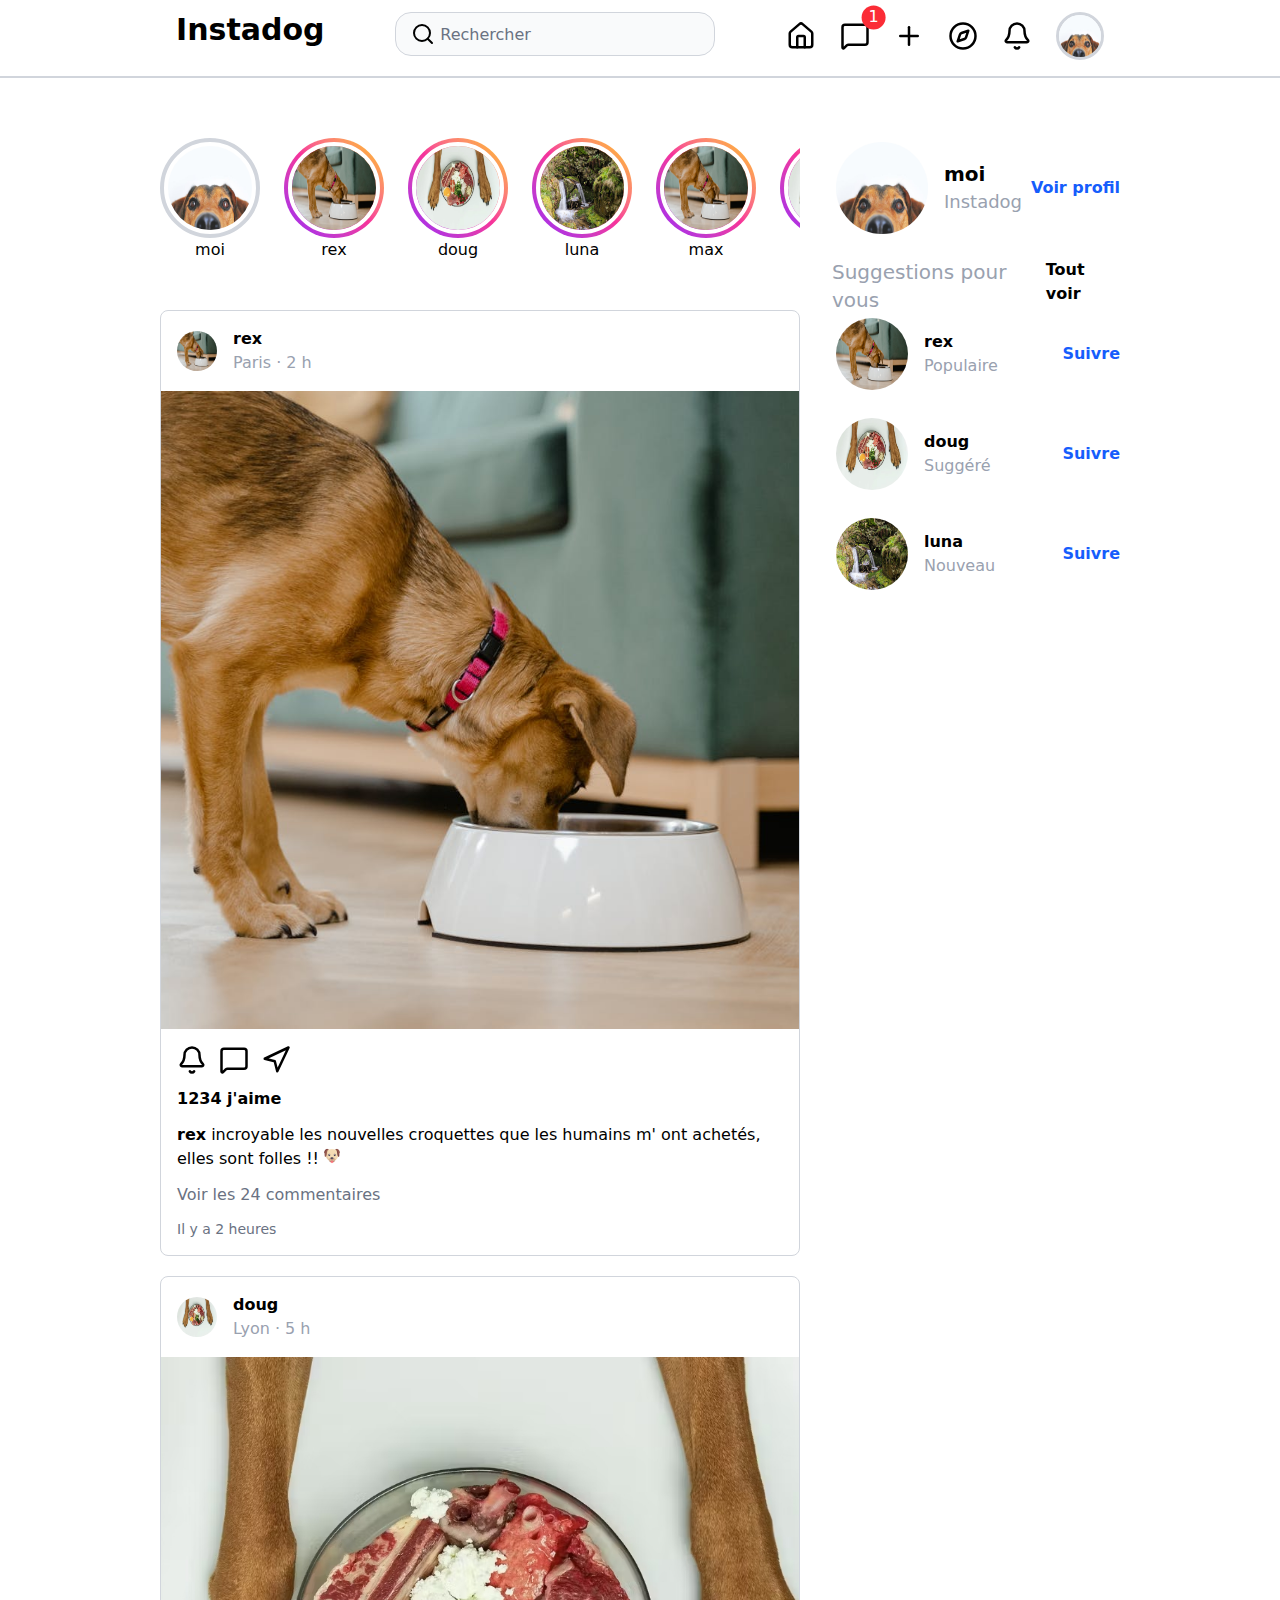
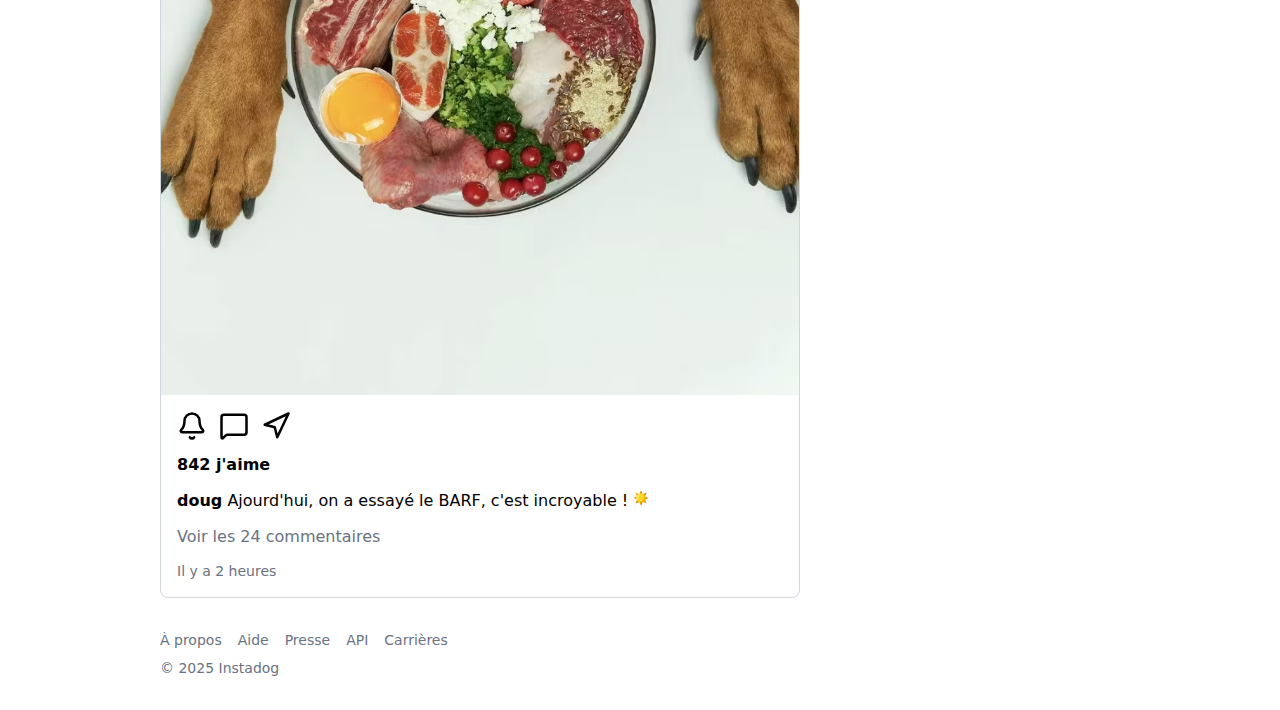
<file: index.html>
<!DOCTYPE html>
<html lang="en">
  <head>
    <meta charset="UTF-8" />
    <meta name="viewport" content="width=device-width, initial-scale=1.0" />
    <link rel="stylesheet" href="assets/css/style.css" />
    <title>Document</title>
  </head>
  <body>
    <!-- HEADER -->
    <header
      class="text-center w-full border-b-2 border-gray-300 pb-4 md:px-40 py-3"
    >
      <div class="px-4 flex flex-col lg:flex-row lg:justify-between gap-y-6">
        <a href=""><h1 class="text-3xl font-bold">Instadog</h1></a>
        <div class="hidden relative md:flex md:w-full md:max-w-xs mx-auto">
          <input
            type="text"
            placeholder="Rechercher"
            class="w-full h-11 rounded-2xl border border-gray-300 bg-gray-50 pl-11 pr-4 text-gray-700 placeholder-gray-500"
          />
          <span class="h-5 absolute top-3 left-4 flex items-center">
            <svg
              class="w-6"
              xmlns="http://www.w3.org/2000/svg"
              viewBox="0 0 24 24"
              fill="none"
              stroke="currentColor"
              stroke-width="2"
              stroke-linecap="round"
              stroke-linejoin="round"
            >
              <circle cx="11" cy="11" r="8"></circle>
              <path d="m21 21-4.3-4.3"></path>
            </svg>
          </span>
        </div>
        <nav>
          <ul class="inline-flex list-none gap-x-6">
            <li class="flex items-center">
              <svg
                xmlns="http://www.w3.org/2000/svg"
                width="30"
                height="30"
                viewBox="0 0 24 24"
                fill="none"
                stroke="currentColor"
                stroke-width="2"
                stroke-linecap="round"
                stroke-linejoin="round"
                class="lucide lucide-house-icon lucide-house"
              >
                <path d="M15 21v-8a1 1 0 0 0-1-1h-4a1 1 0 0 0-1 1v8" />
                <path
                  d="M3 10a2 2 0 0 1 .709-1.528l7-6a2 2 0 0 1 2.582 0l7 6A2 2 0 0 1 21 10v9a2 2 0 0 1-2 2H5a2 2 0 0 1-2-2z"
                />
              </svg>
            </li>

            <li class="flex items-center">
              <a class="relative inline-block" href="messaging.html"
                ><svg
                  xmlns="http://www.w3.org/2000/svg"
                  width="30"
                  height="30"
                  viewBox="0 0 24 24"
                  fill="none"
                  stroke="currentColor"
                  stroke-width="2"
                  stroke-linecap="round"
                  stroke-linejoin="round"
                  class="lucide lucide-message-square-icon lucide-message-square"
                >
                  <path
                    d="M22 17a2 2 0 0 1-2 2H6.828a2 2 0 0 0-1.414.586l-2.202 2.202A.71.71 0 0 1 2 21.286V5a2 2 0 0 1 2-2h16a2 2 0 0 1 2 2z"
                  />
                </svg>
                <span
                  class="absolute top-0 right-0 translate-x-[65%] -translate-y-[65%] bg-red-500 text-white w-6 h-6 rounded-full flex items-center justify-center"
                >
                  1
                </span>
              </a>
            </li>

            <li class="flex items-center">
              <a href=""
                ><svg
                  xmlns="http://www.w3.org/2000/svg"
                  width="30"
                  height="30"
                  viewBox="0 0 24 24"
                  fill="none"
                  stroke="currentColor"
                  stroke-width="2"
                  stroke-linecap="round"
                  stroke-linejoin="round"
                  class="lucide lucide-plus-icon lucide-plus"
                >
                  <path d="M5 12h14" />
                  <path d="M12 5v14" /></svg
              ></a>
            </li>

            <li class="flex items-center">
              <a href=""
                ><svg
                  xmlns="http://www.w3.org/2000/svg"
                  width="30"
                  height="30"
                  viewBox="0 0 24 24"
                  fill="none"
                  stroke="currentColor"
                  stroke-width="2"
                  stroke-linecap="round"
                  stroke-linejoin="round"
                  class="lucide lucide-compass-icon lucide-compass"
                >
                  <path
                    d="m16.24 7.76-1.804 5.411a2 2 0 0 1-1.265 1.265L7.76 16.24l1.804-5.411a2 2 0 0 1 1.265-1.265z"
                  />
                  <circle cx="12" cy="12" r="10" /></svg
              ></a>
            </li>

            <li class="flex items-center">
              <a href=""
                ><svg
                  xmlns="http://www.w3.org/2000/svg"
                  width="30"
                  height="30"
                  viewBox="0 0 24 24"
                  fill="none"
                  stroke="currentColor"
                  stroke-width="2"
                  stroke-linecap="round"
                  stroke-linejoin="round"
                  class="lucide lucide-bell-icon lucide-bell"
                >
                  <path d="M10.268 21a2 2 0 0 0 3.464 0" />
                  <path
                    d="M3.262 15.326A1 1 0 0 0 4 17h16a1 1 0 0 0 .74-1.673C19.41 13.956 18 12.499 18 8A6 6 0 0 0 6 8c0 4.499-1.411 5.956-2.738 7.326"
                  /></svg
              ></a>
            </li>

            <li>
              <a class="h-12 w-12 shrink-0 flex" href="my-profil.html"
                ><img
                  class="h-full w-full rounded-full border-3 border-gray-300"
                  src="assets/img/profil.jpg"
                  alt=""
              /></a>
            </li>
          </ul>
        </nav>
      </div>
    </header>

    <!-- MAIN -->

    <main class="px-4 md:px-40 md:flex md:gap-8">
      <!-- FRIENDS PROFILS -->
      <div class="md:w-2/3">
        <section class="pt-15">
          <ul class="flex gap-6 overflow-x-auto whitespace-nowrap">
            <li class="flex flex-col items-center">
              <div class="h-25 w-25 p-1 rounded-full border-4 border-gray-300">
                <img
                  class="h-full w-full rounded-full border-white"
                  src="assets/img/profil.jpg"
                  alt=""
                />
              </div>
              <p>moi</p>
            </li>

            <li class="flex flex-col items-center">
              <div
                class="h-25 w-25 p-1 rounded-full bg-linear-to-tr from-purple-600 via-pink-500 to-yellow-400"
              >
                <img
                  class="h-full w-full rounded-full border-4 border-white"
                  src="assets/img/dog-1.jpg"
                  alt=""
                />
              </div>
              <p>rex</p>
            </li>
            <li class="flex flex-col items-center">
              <div
                class="h-25 w-25 p-1 rounded-full bg-linear-to-tr from-purple-600 via-pink-500 to-yellow-400"
              >
                <img
                  class="h-full w-full rounded-full border-4 border-white"
                  src="assets/img/dog-2.jpg"
                  alt=""
                />
              </div>
              <p>doug</p>
            </li>
            <li class="flex flex-col items-center">
              <div
                class="h-25 w-25 p-1 rounded-full bg-linear-to-tr from-purple-600 via-pink-500 to-yellow-400"
              >
                <img
                  class="h-full w-full rounded-full border-4 border-white"
                  src="assets/img/dog-3.jpg"
                  alt=""
                />
              </div>
              <p>luna</p>
            </li>

            <li class="flex flex-col items-center">
              <div
                class="h-25 w-25 p-1 rounded-full bg-linear-to-tr from-purple-600 via-pink-500 to-yellow-400"
              >
                <img
                  class="h-full w-full rounded-full border-4 border-white"
                  src="assets/img/dog-1.jpg"
                  alt=""
                />
              </div>
              <p>max</p>
            </li>

            <li class="flex flex-col items-center">
              <div
                class="h-25 w-25 p-1 rounded-full bg-linear-to-tr from-purple-600 via-pink-500 to-yellow-400"
              >
                <img
                  class="h-full w-full rounded-full border-4 border-white"
                  src="assets/img/dog-2.jpg"
                  alt=""
                />
              </div>
              <p>bella</p>
            </li>
          </ul>
        </section>

        <!-- PUBLICATIONS -->
        <section class="pt-12 flex flex-col gap-y-5">
          <div class="border border-gray-300 rounded-lg">
            <div class="flex items-center p-4">
              <div class="h-10 w-10">
                <img
                  class="h-full w-full rounded-full"
                  src="assets/img/dog-1.jpg"
                  alt=""
                />
              </div>
              <div class="ml-4">
                <h2 class="font-bold">rex</h2>
                <p class="text-gray-400">Paris · 2 h</p>
              </div>
            </div>
            <div class="w-full aspect-square">
              <img
                class="w-full h-full object-cover"
                src="assets/img/dog-1.jpg"
                alt=""
              />
            </div>
            <div>
              <div class="flex flex-col p-4 gap-3">
                <div class="flex gap-3">
                  <div>
                    <svg
                      xmlns="http://www.w3.org/2000/svg"
                      width="30"
                      height="30"
                      viewBox="0 0 24 24"
                      fill="none"
                      stroke="currentColor"
                      stroke-width="2"
                      stroke-linecap="round"
                      stroke-linejoin="round"
                      class="lucide lucide-bell-icon lucide-bell"
                    >
                      <path d="M10.268 21a2 2 0 0 0 3.464 0" />
                      <path
                        d="M3.262 15.326A1 1 0 0 0 4 17h16a1 1 0 0 0 .74-1.673C19.41 13.956 18 12.499 18 8A6 6 0 0 0 6 8c0 4.499-1.411 5.956-2.738 7.326"
                      />
                    </svg>
                  </div>
                  <div>
                    <svg
                      xmlns="http://www.w3.org/2000/svg"
                      width="30"
                      height="30"
                      viewBox="0 0 24 24"
                      fill="none"
                      stroke="currentColor"
                      stroke-width="2"
                      stroke-linecap="round"
                      stroke-linejoin="round"
                      class="lucide lucide-message-square-icon lucide-message-square"
                    >
                      <path
                        d="M22 17a2 2 0 0 1-2 2H6.828a2 2 0 0 0-1.414.586l-2.202 2.202A.71.71 0 0 1 2 21.286V5a2 2 0 0 1 2-2h16a2 2 0 0 1 2 2z"
                      />
                    </svg>
                  </div>
                  <div>
                    <svg
                      xmlns="http://www.w3.org/2000/svg"
                      width="30"
                      height="30"
                      viewBox="0 0 24 24"
                      fill="none"
                      stroke="currentColor"
                      stroke-width="2"
                      stroke-linecap="round"
                      stroke-linejoin="round"
                      class="lucide lucide-navigation-icon lucide-navigation"
                    >
                      <polygon points="3 11 22 2 13 21 11 13 3 11" />
                    </svg>
                  </div>
                </div>
                <p class="font-bold">1234 j'aime</p>
                <p>
                  <span class="font-bold">rex</span> incroyable les nouvelles
                  croquettes que les humains m' ont achetés, elles sont folles
                  !!
                  <span class="w-4 h-4 inline-block">
                    <img
                      class="w-full h-full"
                      src="assets/img/chien-icon.png"
                      alt=""
                    />
                  </span>
                </p>
                <p class="text-gray-500">Voir les 24 commentaires</p>
                <p class="text-gray-500 text-sm">Il y a 2 heures</p>
              </div>
            </div>
          </div>

          <div class="border border-gray-300 rounded-lg">
            <div class="flex items-center p-4">
              <div class="h-10 w-10">
                <img
                  class="h-full w-full rounded-full"
                  src="assets/img/dog-2.jpg"
                  alt=""
                />
              </div>
              <div class="ml-4">
                <h2 class="font-bold">doug</h2>
                <p class="text-gray-400">Lyon · 5 h</p>
              </div>
            </div>
            <div class="w-full aspect-square">
              <img
                class="w-full h-full object-cover"
                src="assets/img/dog-2.jpg"
                alt=""
              />
            </div>
            <div>
              <div class="flex flex-col p-4 gap-3">
                <div class="flex gap-3">
                  <div>
                    <svg
                      xmlns="http://www.w3.org/2000/svg"
                      width="30"
                      height="30"
                      viewBox="0 0 24 24"
                      fill="none"
                      stroke="currentColor"
                      stroke-width="2"
                      stroke-linecap="round"
                      stroke-linejoin="round"
                      class="lucide lucide-bell-icon lucide-bell"
                    >
                      <path d="M10.268 21a2 2 0 0 0 3.464 0" />
                      <path
                        d="M3.262 15.326A1 1 0 0 0 4 17h16a1 1 0 0 0 .74-1.673C19.41 13.956 18 12.499 18 8A6 6 0 0 0 6 8c0 4.499-1.411 5.956-2.738 7.326"
                      />
                    </svg>
                  </div>
                  <div>
                    <svg
                      xmlns="http://www.w3.org/2000/svg"
                      width="30"
                      height="30"
                      viewBox="0 0 24 24"
                      fill="none"
                      stroke="currentColor"
                      stroke-width="2"
                      stroke-linecap="round"
                      stroke-linejoin="round"
                      class="lucide lucide-message-square-icon lucide-message-square"
                    >
                      <path
                        d="M22 17a2 2 0 0 1-2 2H6.828a2 2 0 0 0-1.414.586l-2.202 2.202A.71.71 0 0 1 2 21.286V5a2 2 0 0 1 2-2h16a2 2 0 0 1 2 2z"
                      />
                    </svg>
                  </div>
                  <div>
                    <svg
                      xmlns="http://www.w3.org/2000/svg"
                      width="30"
                      height="30"
                      viewBox="0 0 24 24"
                      fill="none"
                      stroke="currentColor"
                      stroke-width="2"
                      stroke-linecap="round"
                      stroke-linejoin="round"
                      class="lucide lucide-navigation-icon lucide-navigation"
                    >
                      <polygon points="3 11 22 2 13 21 11 13 3 11" />
                    </svg>
                  </div>
                </div>
                <p class="font-bold">842 j'aime</p>
                <p>
                  <span class="font-bold">doug</span> Ajourd'hui, on a essayé le
                  BARF, c'est incroyable !
                  <span class="w-4 h-4 inline-block">
                    <img
                      class="w-full h-full"
                      src="assets/img/12373764.png"
                      alt=""
                    />
                  </span>
                </p>
                <p class="text-gray-500">Voir les 24 commentaires</p>
                <p class="text-gray-500 text-sm">Il y a 2 heures</p>
              </div>
            </div>
          </div>
        </section>
      </div>

      <!-- FOLLOW-->
      <section class="hidden md:block md:flex-1 pt-15">
        <div class="flex items-center justify-between pb-5">
          <div class="flex items-center gap-x-3">
            <div class="h-25 w-25 p-1 rounded-full">
              <img
                class="h-full w-full rounded-full border-white"
                src="assets/img/profil.jpg"
                alt=""
              />
            </div>
            <div class="flex flex-col">
              <p class="font-bold text-xl">moi</p>
              <p class="text-gray-400 text-lg">Instadog</p>
            </div>
          </div>
          <div><p class="text-blue-600 font-bold">Voir profil</p></div>
        </div>

        <div class="flex justify-between">
          <h2 class="text-gray-400 text-xl">Suggestions pour vous</h2>
          <p class="font-bold">Tout voir</p>
        </div>

        <div>
          <div class="flex items-center justify-between pb-5">
            <div class="flex items-center gap-x-3">
              <div class="h-20 w-20 p-1 rounded-full">
                <img
                  class="h-full w-full rounded-full border-white"
                  src="assets/img/dog-1.jpg"
                  alt=""
                />
              </div>
              <div class="flex flex-col">
                <p class="font-bold">rex</p>
                <p class="text-gray-400">Populaire</p>
              </div>
            </div>
            <div><p class="text-blue-600 font-bold">Suivre</p></div>
          </div>

          <div class="flex items-center justify-between pb-5">
            <div class="flex items-center gap-x-3">
              <div class="h-20 w-20 p-1 rounded-full">
                <img
                  class="h-full w-full rounded-full border-white"
                  src="assets/img/dog-2.jpg"
                  alt=""
                />
              </div>
              <div class="flex flex-col">
                <p class="font-bold">doug</p>
                <p class="text-gray-400">Suggéré</p>
              </div>
            </div>
            <div><p class="text-blue-600 font-bold">Suivre</p></div>
          </div>

          <div class="flex items-center justify-between pb-5">
            <div class="flex items-center gap-x-3">
              <div class="h-20 w-20 p-1 rounded-full">
                <img
                  class="h-full w-full rounded-full border-white"
                  src="assets/img/dog-3.jpg"
                  alt=""
                />
              </div>
              <div class="flex flex-col">
                <p class="font-bold">luna</p>
                <p class="text-gray-400">Nouveau</p>
              </div>
            </div>
            <div><p class="text-blue-600 font-bold">Suivre</p></div>
          </div>
        </div>
      </section>
    </main>

    <!-- FOOTER -->
    <footer
      class="px-4 flex flex-col gap-y-2 py-8 md:px-40 sm:text-start text-center"
    >
      <ul
        class="list-none flex text-gray-500 text-sm gap-x-4 flex-col sm:flex-row sm:text-start text-center"
      >
        <li><a href="">À propos</a></li>
        <li><a href="">Aide</a></li>
        <li><a href="">Presse</a></li>
        <li><a href="">API</a></li>
        <li><a href="">Carrières</a></li>
      </ul>
      <p class="text-gray-500 text-sm">© 2025 Instadog</p>
    </footer>
  </body>
</html>
</file>
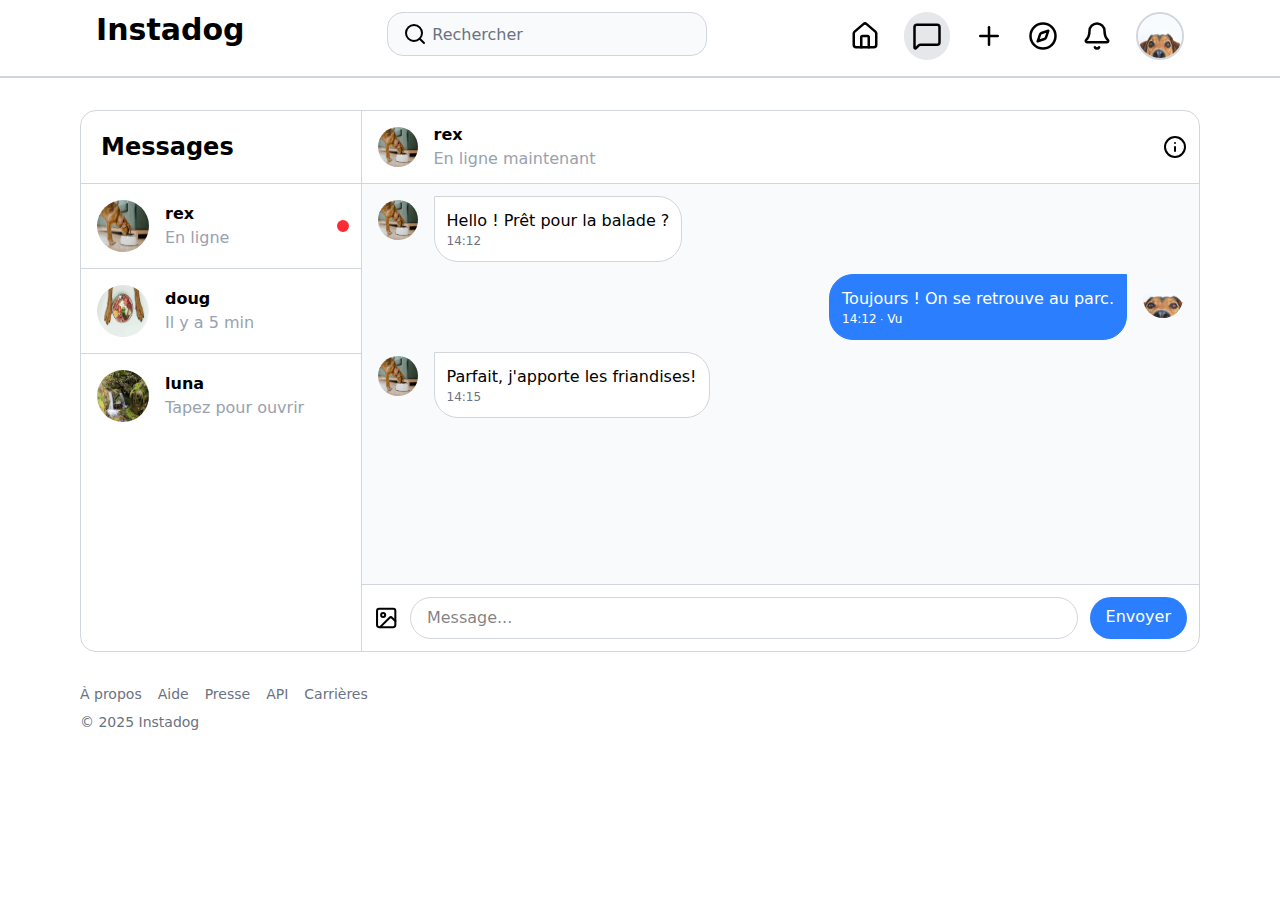
<file: messaging.html>
<!DOCTYPE html>
<html lang="en">
  <head>
    <meta charset="UTF-8" />
    <meta name="viewport" content="width=device-width, initial-scale=1.0" />
    <link rel="stylesheet" href="assets/css/style.css" />
    <title>Document</title>
  </head>
  <body>
    <!-- HEADER -->
    <header
      class="text-center w-full border-b-2 border-gray-300 pb-4 md:px-20 py-3"
    >
      <div class="px-4 flex flex-col lg:flex-row lg:justify-between gap-y-6">
        <a href=""><h1 class="text-3xl font-bold">Instadog</h1></a>
        <div class="hidden relative md:flex md:w-full md:max-w-xs mx-auto">
          <input
            type="text"
            placeholder="Rechercher"
            class="w-full h-11 rounded-2xl border border-gray-300 bg-gray-50 pl-11 pr-4 text-gray-700 placeholder-gray-500"
          />
          <span class="h-5 absolute top-3 left-4 flex items-center">
            <svg
              class="w-6"
              xmlns="http://www.w3.org/2000/svg"
              viewBox="0 0 24 24"
              fill="none"
              stroke="currentColor"
              stroke-width="2"
              stroke-linecap="round"
              stroke-linejoin="round"
            >
              <circle cx="11" cy="11" r="8"></circle>
              <path d="m21 21-4.3-4.3"></path>
            </svg>
          </span>
        </div>
        <nav>
          <ul class="inline-flex list-none gap-x-6">
            <li class="flex items-center">
              <a class="relative inline-block" href="index.html">
                <svg
                  xmlns="http://www.w3.org/2000/svg"
                  width="30"
                  height="30"
                  viewBox="0 0 24 24"
                  fill="none"
                  stroke="currentColor"
                  stroke-width="2"
                  stroke-linecap="round"
                  stroke-linejoin="round"
                  class="lucide lucide-house-icon lucide-house"
                >
                  <path d="M15 21v-8a1 1 0 0 0-1-1h-4a1 1 0 0 0-1 1v8" />
                  <path
                    d="M3 10a2 2 0 0 1 .709-1.528l7-6a2 2 0 0 1 2.582 0l7 6A2 2 0 0 1 21 10v9a2 2 0 0 1-2 2H5a2 2 0 0 1-2-2z"
                  />
                </svg>
              </a>
            </li>

            <li class="flex items-center bg-gray-200 rounded-full p-2">
              <a class="relative inline-block" href=""
                ><svg
                  xmlns="http://www.w3.org/2000/svg"
                  width="30"
                  height="30"
                  viewBox="0 0 24 24"
                  fill="none"
                  stroke="currentColor"
                  stroke-width="2"
                  stroke-linecap="round"
                  stroke-linejoin="round"
                  class="lucide lucide-message-square-icon lucide-message-square"
                >
                  <path
                    d="M22 17a2 2 0 0 1-2 2H6.828a2 2 0 0 0-1.414.586l-2.202 2.202A.71.71 0 0 1 2 21.286V5a2 2 0 0 1 2-2h16a2 2 0 0 1 2 2z"
                  />
                </svg>
              </a>
            </li>

            <li class="flex items-center">
              <a href=""
                ><svg
                  xmlns="http://www.w3.org/2000/svg"
                  width="30"
                  height="30"
                  viewBox="0 0 24 24"
                  fill="none"
                  stroke="currentColor"
                  stroke-width="2"
                  stroke-linecap="round"
                  stroke-linejoin="round"
                  class="lucide lucide-plus-icon lucide-plus"
                >
                  <path d="M5 12h14" />
                  <path d="M12 5v14" /></svg
              ></a>
            </li>

            <li class="flex items-center">
              <a href=""
                ><svg
                  xmlns="http://www.w3.org/2000/svg"
                  width="30"
                  height="30"
                  viewBox="0 0 24 24"
                  fill="none"
                  stroke="currentColor"
                  stroke-width="2"
                  stroke-linecap="round"
                  stroke-linejoin="round"
                  class="lucide lucide-compass-icon lucide-compass"
                >
                  <path
                    d="m16.24 7.76-1.804 5.411a2 2 0 0 1-1.265 1.265L7.76 16.24l1.804-5.411a2 2 0 0 1 1.265-1.265z"
                  />
                  <circle cx="12" cy="12" r="10" /></svg
              ></a>
            </li>

            <li class="flex items-center">
              <a href=""
                ><svg
                  xmlns="http://www.w3.org/2000/svg"
                  width="30"
                  height="30"
                  viewBox="0 0 24 24"
                  fill="none"
                  stroke="currentColor"
                  stroke-width="2"
                  stroke-linecap="round"
                  stroke-linejoin="round"
                  class="lucide lucide-bell-icon lucide-bell"
                >
                  <path d="M10.268 21a2 2 0 0 0 3.464 0" />
                  <path
                    d="M3.262 15.326A1 1 0 0 0 4 17h16a1 1 0 0 0 .74-1.673C19.41 13.956 18 12.499 18 8A6 6 0 0 0 6 8c0 4.499-1.411 5.956-2.738 7.326"
                  /></svg
              ></a>
            </li>

            <li>
              <a class="" href="my-profil.html">
                <img
                  class="h-12 w-12 rounded-full border-2 border-gray-300"
                  src="assets/img/profil.jpg"
                  alt=""
                />
              </a>
            </li>
          </ul>
        </nav>
      </div>
    </header>

    <!-- MAIN -->
    <main
      class="mt-8 mx-4 md:mx-20 border border-gray-300 rounded-2xl overflow-hidden md:flex"
    >
      <div></div>
      <section class="md:w-1/4">
        <div class="p-5">
          <h2 class="font-bold text-2xl">Messages</h2>
        </div>

        <div>
          <div
            class="flex items-center justify-between p-3 border-t border-b border-gray-300"
          >
            <div class="flex items-center gap-x-3">
              <div class="h-15 w-15 p-1 rounded-full shrink-0">
                <img
                  class="h-full w-full rounded-full border-white"
                  src="assets/img/dog-1.jpg"
                  alt=""
                />
              </div>
              <div class="flex flex-col">
                <p class="font-bold">rex</p>
                <p class="text-gray-400">En ligne</p>
              </div>
            </div>
            <div class="border-red-500 border-6 rounded-full"></div>
          </div>

          <div
            class="flex items-center justify-between p-3 border-b border-gray-300"
          >
            <div class="flex items-center gap-x-3">
              <div class="h-15 w-15 p-1 rounded-full shrink-0">
                <img
                  class="h-full w-full rounded-full border-white"
                  src="assets/img/dog-2.jpg"
                  alt=""
                />
              </div>
              <div class="flex flex-col">
                <p class="font-bold">doug</p>
                <p class="text-gray-400">Il y a 5 min</p>
              </div>
            </div>
          </div>

          <div class="flex items-center justify-between p-3">
            <div class="flex items-center gap-x-3">
              <div class="h-15 w-15 p-1 rounded-full shrink-0">
                <img
                  class="h-full w-full rounded-full border-white"
                  src="assets/img/dog-3.jpg"
                  alt=""
                />
              </div>
              <div class="flex flex-col">
                <p class="font-bold">luna</p>
                <p class="text-gray-400">Tapez pour ouvrir</p>
              </div>
            </div>
          </div>
        </div>
      </section>

      <!-- WRITE A MESSAGE -->
      <section class="md:flex-1 md:border-l md:border-gray-300">
        <div
          class="flex items-center justify-between p-3 border-b border-t md:border-t-0 border-gray-300"
        >
          <div class="flex items-center gap-x-3">
            <div class="h-12 w-12 p-1 rounded-full">
              <img
                class="h-full w-full rounded-full border-white"
                src="assets/img/dog-1.jpg"
                alt=""
              />
            </div>
            <div class="flex flex-col">
              <p class="font-bold">rex</p>
              <p class="text-gray-400">En ligne maintenant</p>
            </div>
          </div>
          <div>
            <svg
              xmlns="http://www.w3.org/2000/svg"
              width="24"
              height="24"
              viewBox="0 0 24 24"
              fill="none"
              stroke="currentColor"
              stroke-width="2"
              stroke-linecap="round"
              stroke-linejoin="round"
              class="lucide lucide-info-icon lucide-info"
            >
              <circle cx="12" cy="12" r="10" />
              <path d="M12 16v-4" />
              <path d="M12 8h.01" />
            </svg>
          </div>
        </div>

        <div class="p-3 bg-gray-50 gap-3 flex flex-col md:h-100">
          <div class="flex gap-3 pr-15">
            <div class="h-12 w-12 p-1 rounded-full shrink-0">
              <img
                class="h-full w-full rounded-full border-white"
                src="assets/img/dog-1.jpg"
                alt=""
              />
            </div>
            <div
              class="bg-white flex flex-col justify-between p-3 roun border border-gray-300 rounded-tr-3xl rounded-br-3xl rounded-bl-3xl"
            >
              <p>Hello ! Prêt pour la balade ?</p>
              <p class="text-xs text-gray-500">14:12</p>
            </div>
          </div>

          <!-- ========================================================== -->
          <!-- ========================================================== -->
          <!-- ========================================================== -->
          <!-- ========================================================== -->
          <div class="flex gap-x-3 self-end pl-15">
            <div
              class="bg-blue-500 flex flex-col justify-between p-3 border text-white border-blue-500 rounded-tl-3xl rounded-br-3xl rounded-bl-3xl"
            >
              <p>Toujours ! On se retrouve au parc.</p>
              <p class="text-xs">14:12 ⸱ Vu</p>
            </div>
            <div class="h-12 w-12 p-1 rounded-full shrink-0">
              <img
                class="h-full w-full rounded-full object-cover"
                src="assets/img/profil.jpg"
                alt=""
              />
            </div>
          </div>

          <div class="flex gap-3 pr-15">
            <div class="h-12 w-12 p-1 rounded-full shrink-0">
              <img
                class="h-full w-full rounded-full border-white"
                src="assets/img/dog-1.jpg"
                alt=""
              />
            </div>
            <div
              class="bg-white flex flex-col justify-between p-3 roun border border-gray-300 rounded-tr-3xl rounded-br-3xl rounded-bl-3xl"
            >
              <p>Parfait, j'apporte les friandises!</p>
              <p class="text-xs text-gray-500">14:15</p>
            </div>
          </div>
        </div>
        <div class="flex p-3 border-t border-gray-300 gap-3">
          <svg
            xmlns="http://www.w3.org/2000/svg"
            width="30"
            height="30"
            viewBox="0 0 24 24"
            fill="none"
            stroke="currentColor"
            stroke-width="2"
            stroke-linecap="round"
            stroke-linejoin="round"
            class="lucide lucide-image-icon lucide-image self-center"
          >
            <rect width="18" height="18" x="3" y="3" rx="2" ry="2" />
            <circle cx="9" cy="9" r="2" />
            <path d="m21 15-3.086-3.086a2 2 0 0 0-2.828 0L6 21" />
          </svg>
          <input
            type="text"
            placeholder="Message..."
            class="w-full px-4 py-2 rounded-full border border-gray-300"
          />
          <a href="" class="bg-blue-500 text-white rounded-4xl px-4 py-2"
            >Envoyer</a
          >
        </div>
      </section>
    </main>

    <!-- FOOTER -->
    <footer
      class="px-4 flex flex-col gap-y-2 py-8 md:px-20 sm:text-start text-center"
    >
      <ul
        class="list-none flex text-gray-500 text-sm gap-x-4 flex-col sm:flex-row sm:text-start text-center"
      >
        <li><a href="">À propos</a></li>
        <li><a href="">Aide</a></li>
        <li><a href="">Presse</a></li>
        <li><a href="">API</a></li>
        <li><a href="">Carrières</a></li>
      </ul>
      <p class="text-gray-500 text-sm">© 2025 Instadog</p>
    </footer>
  </body>
</html>
</file>
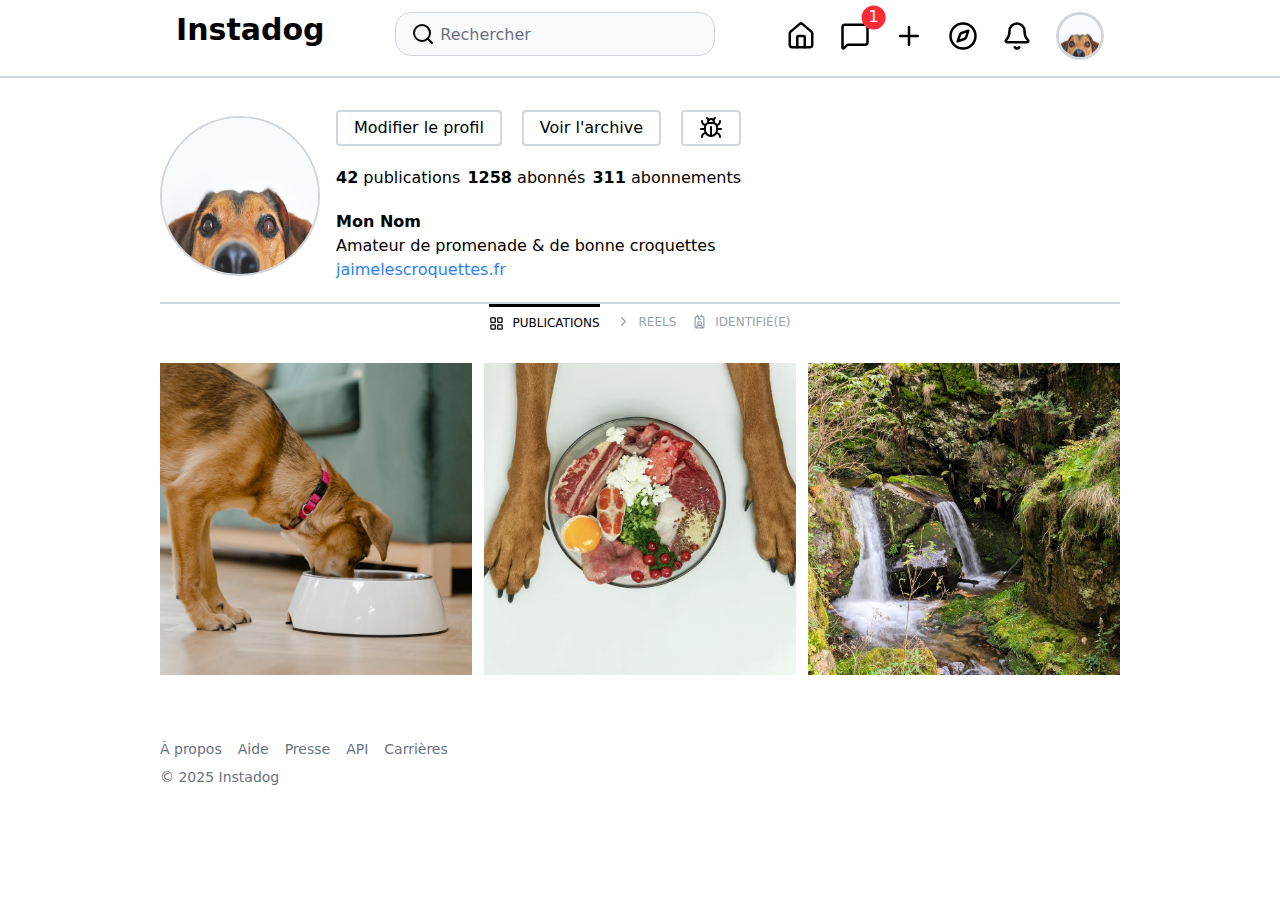
<file: my-profil.html>
<!DOCTYPE html>
<html lang="fr">
  <head>
    <meta charset="UTF-8" />
    <meta name="viewport" content="width=device-width, initial-scale=1.0" />
    <link rel="stylesheet" href="assets/css/style.css" />
    <title>Mon-profil</title>
  </head>
  <body>
    <!-- HEADER -->
    <header
      class="text-center w-full border-b-2 border-gray-300 pb-4 md:px-40 py-3"
    >
      <div
        class="px-4 flex flex-col lg:flex-row lg:justify-between gap-y-6 md:gap-x-3"
      >
        <a href="index.html"><h1 class="text-3xl font-bold">Instadog</h1></a>
        <div class="hidden relative md:flex md:w-full md:max-w-xs mx-auto">
          <input
            type="text"
            placeholder="Rechercher"
            class="w-full h-11 rounded-2xl border border-gray-300 bg-gray-50 pl-11 pr-4 text-gray-700 placeholder-gray-500"
          />
          <span class="h-5 absolute top-3 left-4 flex items-center">
            <svg
              class="w-6"
              xmlns="http://www.w3.org/2000/svg"
              viewBox="0 0 24 24"
              fill="none"
              stroke="currentColor"
              stroke-width="2"
              stroke-linecap="round"
              stroke-linejoin="round"
            >
              <circle cx="11" cy="11" r="8"></circle>
              <path d="m21 21-4.3-4.3"></path>
            </svg>
          </span>
        </div>
        <nav>
          <ul class="inline-flex list-none gap-x-6">
            <li class="flex items-center">
              <a class="relative inline-block" href="index.html">
                <svg
                  xmlns="http://www.w3.org/2000/svg"
                  width="30"
                  height="30"
                  viewBox="0 0 24 24"
                  fill="none"
                  stroke="currentColor"
                  stroke-width="2"
                  stroke-linecap="round"
                  stroke-linejoin="round"
                  class="lucide lucide-house-icon lucide-house"
                >
                  <path d="M15 21v-8a1 1 0 0 0-1-1h-4a1 1 0 0 0-1 1v8" />
                  <path
                    d="M3 10a2 2 0 0 1 .709-1.528l7-6a2 2 0 0 1 2.582 0l7 6A2 2 0 0 1 21 10v9a2 2 0 0 1-2 2H5a2 2 0 0 1-2-2z"
                  />
                </svg>
              </a>
            </li>

            <li class="flex items-center">
              <a class="relative inline-block" href="messaging.html"
                ><svg
                  xmlns="http://www.w3.org/2000/svg"
                  width="30"
                  height="30"
                  viewBox="0 0 24 24"
                  fill="none"
                  stroke="currentColor"
                  stroke-width="2"
                  stroke-linecap="round"
                  stroke-linejoin="round"
                  class="lucide lucide-message-square-icon lucide-message-square"
                >
                  <path
                    d="M22 17a2 2 0 0 1-2 2H6.828a2 2 0 0 0-1.414.586l-2.202 2.202A.71.71 0 0 1 2 21.286V5a2 2 0 0 1 2-2h16a2 2 0 0 1 2 2z"
                  />
                </svg>
                <span
                  class="absolute top-0 right-0 translate-x-[65%] -translate-y-[65%] bg-red-500 text-white w-6 h-6 rounded-full flex items-center justify-center"
                >
                  1
                </span>
              </a>
            </li>

            <li class="flex items-center">
              <a href=""
                ><svg
                  xmlns="http://www.w3.org/2000/svg"
                  width="30"
                  height="30"
                  viewBox="0 0 24 24"
                  fill="none"
                  stroke="currentColor"
                  stroke-width="2"
                  stroke-linecap="round"
                  stroke-linejoin="round"
                  class="lucide lucide-plus-icon lucide-plus"
                >
                  <path d="M5 12h14" />
                  <path d="M12 5v14" /></svg
              ></a>
            </li>

            <li class="flex items-center">
              <a href=""
                ><svg
                  xmlns="http://www.w3.org/2000/svg"
                  width="30"
                  height="30"
                  viewBox="0 0 24 24"
                  fill="none"
                  stroke="currentColor"
                  stroke-width="2"
                  stroke-linecap="round"
                  stroke-linejoin="round"
                  class="lucide lucide-compass-icon lucide-compass"
                >
                  <path
                    d="m16.24 7.76-1.804 5.411a2 2 0 0 1-1.265 1.265L7.76 16.24l1.804-5.411a2 2 0 0 1 1.265-1.265z"
                  />
                  <circle cx="12" cy="12" r="10" /></svg
              ></a>
            </li>

            <li class="flex items-center">
              <a href=""
                ><svg
                  xmlns="http://www.w3.org/2000/svg"
                  width="30"
                  height="30"
                  viewBox="0 0 24 24"
                  fill="none"
                  stroke="currentColor"
                  stroke-width="2"
                  stroke-linecap="round"
                  stroke-linejoin="round"
                  class="lucide lucide-bell-icon lucide-bell"
                >
                  <path d="M10.268 21a2 2 0 0 0 3.464 0" />
                  <path
                    d="M3.262 15.326A1 1 0 0 0 4 17h16a1 1 0 0 0 .74-1.673C19.41 13.956 18 12.499 18 8A6 6 0 0 0 6 8c0 4.499-1.411 5.956-2.738 7.326"
                  /></svg
              ></a>
            </li>

            <li>
              <a class="h-12 w-12 shrink-0 flex" href=""
                ><img
                  class="h-full w-full rounded-full border-3 border-gray-300"
                  src="assets/img/profil.jpg"
                  alt=""
              /></a>
            </li>
          </ul>
        </nav>
      </div>
    </header>

    <!-- MAIN -->
    <main class="px-5 pt-8 md:px-40">
      <!-- ====================== -->
      <!-- ====================== -->
      <!-- MY PROFIL -->
      <section
        class="flex flex-col border-b-2 border-gray-300 gap-4 pb-5 md:flex-row"
      >
        <a class="h-24 w-24 md:h-40 md:w-40 flex self-center shrink-0" href=""
          ><img
            class="h-full w-full rounded-full border-2 border-gray-300"
            src="assets/img/profil.jpg"
            alt=""
        /></a>
        <div class="flex flex-col gap-3 md:gap-5">
          <div
            class="flex flex-col items-center gap-y-2 sm:flex-row sm:justify-center sm:gap-x-5"
          >
            <a
              class="font-medium border-2 rounded-sm border-gray-300 py-1 px-4"
              href=""
            >
              Modifier le profil
            </a>
            <a
              class="font-medium border-2 rounded-sm border-gray-300 py-1 px-4"
              href=""
            >
              Voir l'archive
            </a>
            <a class="border-2 rounded-sm border-gray-300 py-1 px-4" href=""
              ><svg
                xmlns="http://www.w3.org/2000/svg"
                width="24"
                height="24"
                viewBox="0 0 24 24"
                fill="none"
                stroke="currentColor"
                stroke-width="2"
                stroke-linecap="round"
                stroke-linejoin="round"
                class="lucide lucide-bug-icon lucide-bug"
              >
                <path d="M12 20v-9" />
                <path
                  d="M14 7a4 4 0 0 1 4 4v3a6 6 0 0 1-12 0v-3a4 4 0 0 1 4-4z"
                />
                <path d="M14.12 3.88 16 2" />
                <path d="M21 21a4 4 0 0 0-3.81-4" />
                <path d="M21 5a4 4 0 0 1-3.55 3.97" />
                <path d="M22 13h-4" />
                <path d="M3 21a4 4 0 0 1 3.81-4" />
                <path d="M3 5a4 4 0 0 0 3.55 3.97" />
                <path d="M6 13H2" />
                <path d="m8 2 1.88 1.88" />
                <path d="M9 7.13V6a3 3 0 1 1 6 0v1.13" /></svg
            ></a>
          </div>
          <div class="flex justify-between">
            <p><span class="font-bold">42</span> publications</p>
            <p><span class="font-bold">1258</span> abonnés</p>
            <p><span class="font-bold">311</span> abonnements</p>
          </div>
          <div>
            <h1 class="font-bold">Mon Nom</h1>
            <p>Amateur de promenade & de bonne croquettes</p>
            <a class="text-blue-500" href="">jaimelescroquettes.fr</a>
          </div>
        </div>
      </section>

      <!-- ====================== -->
      <!-- ====================== -->
      <!-- PUBLICATIONS -->

      <section>
        <!-- PUBLICATION BAR -->
        <div>
          <ul class="flex justify-center gap-4">
            <li class="flex border-t-[3px] border-black pt-2 gap-x-2">
              <div class="flex">
                <svg
                  xmlns="http://www.w3.org/2000/svg"
                  width="15"
                  height="15"
                  viewBox="0 0 24 24"
                  fill="none"
                  stroke="currentColor"
                  stroke-width="2"
                  stroke-linecap="round"
                  stroke-linejoin="round"
                  class="lucide lucide-layout-grid-icon lucide-layout-grid self-center"
                >
                  <rect width="7" height="7" x="3" y="3" rx="1" />
                  <rect width="7" height="7" x="14" y="3" rx="1" />
                  <rect width="7" height="7" x="14" y="14" rx="1" />
                  <rect width="7" height="7" x="3" y="14" rx="1" />
                </svg>
              </div>
              <a class="font-medium text-xs self-center" href=""
                >PUBLICATIONS</a
              >
            </li>
            <li class="flex text-gray-400 pt-2 gap-x-2">
              <div class="flex">
                <svg
                  xmlns="http://www.w3.org/2000/svg"
                  width="15"
                  height="15"
                  viewBox="0 0 24 24"
                  fill="none"
                  stroke="currentColor"
                  stroke-width="2"
                  stroke-linecap="round"
                  stroke-linejoin="round"
                  class="lucide lucide-chevron-right-icon lucide-chevron-right self-center"
                >
                  <path d="m9 18 6-6-6-6" />
                </svg>
              </div>
              <a class="font-medium text-xs self-center" href="">REELS</a>
            </li>
            <li class="flex text-gray-400 pt-2 gap-x-2">
              <div class="flex">
                <svg
                  xmlns="http://www.w3.org/2000/svg"
                  width="15"
                  height="15"
                  viewBox="0 0 24 24"
                  fill="none"
                  stroke="currentColor"
                  stroke-width="2"
                  stroke-linecap="round"
                  stroke-linejoin="round"
                  class="lucide lucide-id-card-lanyard-icon lucide-id-card-lanyard self-center"
                >
                  <path d="M13.5 8h-3" />
                  <path
                    d="m15 2-1 2h3a2 2 0 0 1 2 2v14a2 2 0 0 1-2 2H7a2 2 0 0 1-2-2V6a2 2 0 0 1 2-2h3"
                  />
                  <path d="M16.899 22A5 5 0 0 0 7.1 22" />
                  <path d="m9 2 3 6" />
                  <circle cx="12" cy="15" r="3" />
                </svg>
              </div>
              <a class="font-medium text-xs self-center" href=""
                >IDENTIFIÉ(E)</a
              >
            </li>
          </ul>
        </div>

        <!-- PUBLICATION PHOTO -->
        <div class="flex flex-col pt-8 pb-8 gap-y-3 md:flex-row md:gap-3">
          <div class="w-full flex-1">
            <img
              class="aspect-square w-full object-cover"
              src="assets/img/dog-1.jpg"
              alt=""
            />
          </div>
          <div class="w-full flex-1">
            <img
              class="aspect-square w-full object-cover"
              src="assets/img/dog-2.jpg"
              alt=""
            />
          </div>
          <div class="w-full flex-1">
            <img
              class="aspect-square w-full object-cover"
              src="assets/img/dog-3.jpg"
              alt=""
            />
          </div>
        </div>
      </section>
    </main>

    <!-- ====================== -->
    <!-- ====================== -->
    <!-- FOOTER -->
    <footer
      class="px-4 flex flex-col gap-y-2 py-8 md:px-40 sm:text-start text-center"
    >
      <ul
        class="list-none flex text-gray-500 text-sm gap-x-4 flex-col sm:flex-row sm:text-start text-center"
      >
        <li><a href="">À propos</a></li>
        <li><a href="">Aide</a></li>
        <li><a href="">Presse</a></li>
        <li><a href="">API</a></li>
        <li><a href="">Carrières</a></li>
      </ul>
      <p class="text-gray-500 text-sm">© 2025 Instadog</p>
    </footer>
  </body>
</html>
</file>
<file: assets/css/style.css>
/*! tailwindcss v4.1.16 | MIT License | https://tailwindcss.com */
@layer properties;
@layer theme, base, components, utilities;
@layer theme {
  :root, :host {
    --font-sans: ui-sans-serif, system-ui, sans-serif, "Apple Color Emoji",
      "Segoe UI Emoji", "Segoe UI Symbol", "Noto Color Emoji";
    --font-mono: ui-monospace, SFMono-Regular, Menlo, Monaco, Consolas, "Liberation Mono",
      "Courier New", monospace;
    --color-red-500: oklch(63.7% 0.237 25.331);
    --color-amber-500: oklch(76.9% 0.188 70.08);
    --color-yellow-400: oklch(85.2% 0.199 91.936);
    --color-blue-500: oklch(62.3% 0.214 259.815);
    --color-blue-600: oklch(54.6% 0.245 262.881);
    --color-purple-600: oklch(55.8% 0.288 302.321);
    --color-pink-500: oklch(65.6% 0.241 354.308);
    --color-gray-50: oklch(98.5% 0.002 247.839);
    --color-gray-200: oklch(92.8% 0.006 264.531);
    --color-gray-300: oklch(87.2% 0.01 258.338);
    --color-gray-400: oklch(70.7% 0.022 261.325);
    --color-gray-500: oklch(55.1% 0.027 264.364);
    --color-gray-700: oklch(37.3% 0.034 259.733);
    --color-black: #000;
    --color-white: #fff;
    --spacing: 0.25rem;
    --container-xs: 20rem;
    --container-sm: 24rem;
    --text-xs: 0.75rem;
    --text-xs--line-height: calc(1 / 0.75);
    --text-sm: 0.875rem;
    --text-sm--line-height: calc(1.25 / 0.875);
    --text-base: 1rem;
    --text-base--line-height: calc(1.5 / 1);
    --text-lg: 1.125rem;
    --text-lg--line-height: calc(1.75 / 1.125);
    --text-xl: 1.25rem;
    --text-xl--line-height: calc(1.75 / 1.25);
    --text-2xl: 1.5rem;
    --text-2xl--line-height: calc(2 / 1.5);
    --text-3xl: 1.875rem;
    --text-3xl--line-height: calc(2.25 / 1.875);
    --font-weight-medium: 500;
    --font-weight-bold: 700;
    --radius-xs: 0.125rem;
    --radius-sm: 0.25rem;
    --radius-lg: 0.5rem;
    --radius-2xl: 1rem;
    --radius-3xl: 1.5rem;
    --radius-4xl: 2rem;
    --default-font-family: var(--font-sans);
    --default-mono-font-family: var(--font-mono);
  }
}
@layer base {
  *, ::after, ::before, ::backdrop, ::file-selector-button {
    box-sizing: border-box;
    margin: 0;
    padding: 0;
    border: 0 solid;
  }
  html, :host {
    line-height: 1.5;
    -webkit-text-size-adjust: 100%;
    tab-size: 4;
    font-family: var(--default-font-family, ui-sans-serif, system-ui, sans-serif, "Apple Color Emoji", "Segoe UI Emoji", "Segoe UI Symbol", "Noto Color Emoji");
    font-feature-settings: var(--default-font-feature-settings, normal);
    font-variation-settings: var(--default-font-variation-settings, normal);
    -webkit-tap-highlight-color: transparent;
  }
  hr {
    height: 0;
    color: inherit;
    border-top-width: 1px;
  }
  abbr:where([title]) {
    -webkit-text-decoration: underline dotted;
    text-decoration: underline dotted;
  }
  h1, h2, h3, h4, h5, h6 {
    font-size: inherit;
    font-weight: inherit;
  }
  a {
    color: inherit;
    -webkit-text-decoration: inherit;
    text-decoration: inherit;
  }
  b, strong {
    font-weight: bolder;
  }
  code, kbd, samp, pre {
    font-family: var(--default-mono-font-family, ui-monospace, SFMono-Regular, Menlo, Monaco, Consolas, "Liberation Mono", "Courier New", monospace);
    font-feature-settings: var(--default-mono-font-feature-settings, normal);
    font-variation-settings: var(--default-mono-font-variation-settings, normal);
    font-size: 1em;
  }
  small {
    font-size: 80%;
  }
  sub, sup {
    font-size: 75%;
    line-height: 0;
    position: relative;
    vertical-align: baseline;
  }
  sub {
    bottom: -0.25em;
  }
  sup {
    top: -0.5em;
  }
  table {
    text-indent: 0;
    border-color: inherit;
    border-collapse: collapse;
  }
  :-moz-focusring {
    outline: auto;
  }
  progress {
    vertical-align: baseline;
  }
  summary {
    display: list-item;
  }
  ol, ul, menu {
    list-style: none;
  }
  img, svg, video, canvas, audio, iframe, embed, object {
    display: block;
    vertical-align: middle;
  }
  img, video {
    max-width: 100%;
    height: auto;
  }
  button, input, select, optgroup, textarea, ::file-selector-button {
    font: inherit;
    font-feature-settings: inherit;
    font-variation-settings: inherit;
    letter-spacing: inherit;
    color: inherit;
    border-radius: 0;
    background-color: transparent;
    opacity: 1;
  }
  :where(select:is([multiple], [size])) optgroup {
    font-weight: bolder;
  }
  :where(select:is([multiple], [size])) optgroup option {
    padding-inline-start: 20px;
  }
  ::file-selector-button {
    margin-inline-end: 4px;
  }
  ::placeholder {
    opacity: 1;
  }
  @supports (not (-webkit-appearance: -apple-pay-button))  or (contain-intrinsic-size: 1px) {
    ::placeholder {
      color: currentcolor;
      @supports (color: color-mix(in lab, red, red)) {
        color: color-mix(in oklab, currentcolor 50%, transparent);
      }
    }
  }
  textarea {
    resize: vertical;
  }
  ::-webkit-search-decoration {
    -webkit-appearance: none;
  }
  ::-webkit-date-and-time-value {
    min-height: 1lh;
    text-align: inherit;
  }
  ::-webkit-datetime-edit {
    display: inline-flex;
  }
  ::-webkit-datetime-edit-fields-wrapper {
    padding: 0;
  }
  ::-webkit-datetime-edit, ::-webkit-datetime-edit-year-field, ::-webkit-datetime-edit-month-field, ::-webkit-datetime-edit-day-field, ::-webkit-datetime-edit-hour-field, ::-webkit-datetime-edit-minute-field, ::-webkit-datetime-edit-second-field, ::-webkit-datetime-edit-millisecond-field, ::-webkit-datetime-edit-meridiem-field {
    padding-block: 0;
  }
  ::-webkit-calendar-picker-indicator {
    line-height: 1;
  }
  :-moz-ui-invalid {
    box-shadow: none;
  }
  button, input:where([type="button"], [type="reset"], [type="submit"]), ::file-selector-button {
    appearance: button;
  }
  ::-webkit-inner-spin-button, ::-webkit-outer-spin-button {
    height: auto;
  }
  [hidden]:where(:not([hidden="until-found"])) {
    display: none !important;
  }
}
@layer utilities {
  .absolute {
    position: absolute;
  }
  .relative {
    position: relative;
  }
  .top-0 {
    top: calc(var(--spacing) * 0);
  }
  .top-3 {
    top: calc(var(--spacing) * 3);
  }
  .right-0 {
    right: calc(var(--spacing) * 0);
  }
  .left-4 {
    left: calc(var(--spacing) * 4);
  }
  .mx-4 {
    margin-inline: calc(var(--spacing) * 4);
  }
  .mx-auto {
    margin-inline: auto;
  }
  .mt-8 {
    margin-top: calc(var(--spacing) * 8);
  }
  .ml-4 {
    margin-left: calc(var(--spacing) * 4);
  }
  .block {
    display: block;
  }
  .flex {
    display: flex;
  }
  .hidden {
    display: none;
  }
  .inline-block {
    display: inline-block;
  }
  .inline-flex {
    display: inline-flex;
  }
  .table {
    display: table;
  }
  .aspect-square {
    aspect-ratio: 1 / 1;
  }
  .h-4 {
    height: calc(var(--spacing) * 4);
  }
  .h-5 {
    height: calc(var(--spacing) * 5);
  }
  .h-6 {
    height: calc(var(--spacing) * 6);
  }
  .h-10 {
    height: calc(var(--spacing) * 10);
  }
  .h-11 {
    height: calc(var(--spacing) * 11);
  }
  .h-12 {
    height: calc(var(--spacing) * 12);
  }
  .h-15 {
    height: calc(var(--spacing) * 15);
  }
  .h-20 {
    height: calc(var(--spacing) * 20);
  }
  .h-24 {
    height: calc(var(--spacing) * 24);
  }
  .h-25 {
    height: calc(var(--spacing) * 25);
  }
  .h-100 {
    height: calc(var(--spacing) * 100);
  }
  .h-full {
    height: 100%;
  }
  .w-4 {
    width: calc(var(--spacing) * 4);
  }
  .w-6 {
    width: calc(var(--spacing) * 6);
  }
  .w-10 {
    width: calc(var(--spacing) * 10);
  }
  .w-12 {
    width: calc(var(--spacing) * 12);
  }
  .w-15 {
    width: calc(var(--spacing) * 15);
  }
  .w-20 {
    width: calc(var(--spacing) * 20);
  }
  .w-24 {
    width: calc(var(--spacing) * 24);
  }
  .w-25 {
    width: calc(var(--spacing) * 25);
  }
  .w-full {
    width: 100%;
  }
  .max-w-sm {
    max-width: var(--container-sm);
  }
  .flex-1 {
    flex: 1;
  }
  .flex-shrink {
    flex-shrink: 1;
  }
  .shrink-0 {
    flex-shrink: 0;
  }
  .border-collapse {
    border-collapse: collapse;
  }
  .translate-x-\[65\%\] {
    --tw-translate-x: 65%;
    translate: var(--tw-translate-x) var(--tw-translate-y);
  }
  .-translate-y-\[65\%\] {
    --tw-translate-y: calc(65% * -1);
    translate: var(--tw-translate-x) var(--tw-translate-y);
  }
  .resize {
    resize: both;
  }
  .list-none {
    list-style-type: none;
  }
  .flex-col {
    flex-direction: column;
  }
  .items-center {
    align-items: center;
  }
  .items-start {
    align-items: flex-start;
  }
  .justify-between {
    justify-content: space-between;
  }
  .justify-center {
    justify-content: center;
  }
  .gap-3 {
    gap: calc(var(--spacing) * 3);
  }
  .gap-4 {
    gap: calc(var(--spacing) * 4);
  }
  .gap-6 {
    gap: calc(var(--spacing) * 6);
  }
  .gap-x-2 {
    column-gap: calc(var(--spacing) * 2);
  }
  .gap-x-3 {
    column-gap: calc(var(--spacing) * 3);
  }
  .gap-x-4 {
    column-gap: calc(var(--spacing) * 4);
  }
  .gap-x-6 {
    column-gap: calc(var(--spacing) * 6);
  }
  .gap-y-2 {
    row-gap: calc(var(--spacing) * 2);
  }
  .gap-y-3 {
    row-gap: calc(var(--spacing) * 3);
  }
  .gap-y-4 {
    row-gap: calc(var(--spacing) * 4);
  }
  .gap-y-5 {
    row-gap: calc(var(--spacing) * 5);
  }
  .gap-y-6 {
    row-gap: calc(var(--spacing) * 6);
  }
  .self-center {
    align-self: center;
  }
  .self-end {
    align-self: flex-end;
  }
  .overflow-hidden {
    overflow: hidden;
  }
  .overflow-x-auto {
    overflow-x: auto;
  }
  .rounded-2xl {
    border-radius: var(--radius-2xl);
  }
  .rounded-4xl {
    border-radius: var(--radius-4xl);
  }
  .rounded-full {
    border-radius: calc(infinity * 1px);
  }
  .rounded-lg {
    border-radius: var(--radius-lg);
  }
  .rounded-sm {
    border-radius: var(--radius-sm);
  }
  .rounded-tl-3xl {
    border-top-left-radius: var(--radius-3xl);
  }
  .rounded-tr-3xl {
    border-top-right-radius: var(--radius-3xl);
  }
  .rounded-b-xs {
    border-bottom-right-radius: var(--radius-xs);
    border-bottom-left-radius: var(--radius-xs);
  }
  .rounded-br-3xl {
    border-bottom-right-radius: var(--radius-3xl);
  }
  .rounded-bl-3xl {
    border-bottom-left-radius: var(--radius-3xl);
  }
  .border {
    border-style: var(--tw-border-style);
    border-width: 1px;
  }
  .border-2 {
    border-style: var(--tw-border-style);
    border-width: 2px;
  }
  .border-3 {
    border-style: var(--tw-border-style);
    border-width: 3px;
  }
  .border-4 {
    border-style: var(--tw-border-style);
    border-width: 4px;
  }
  .border-6 {
    border-style: var(--tw-border-style);
    border-width: 6px;
  }
  .border-t {
    border-top-style: var(--tw-border-style);
    border-top-width: 1px;
  }
  .border-t-\[3px\] {
    border-top-style: var(--tw-border-style);
    border-top-width: 3px;
  }
  .border-b {
    border-bottom-style: var(--tw-border-style);
    border-bottom-width: 1px;
  }
  .border-b-2 {
    border-bottom-style: var(--tw-border-style);
    border-bottom-width: 2px;
  }
  .border-black {
    border-color: var(--color-black);
  }
  .border-blue-500 {
    border-color: var(--color-blue-500);
  }
  .border-gray-300 {
    border-color: var(--color-gray-300);
  }
  .border-red-500 {
    border-color: var(--color-red-500);
  }
  .border-white {
    border-color: var(--color-white);
  }
  .bg-amber-500 {
    background-color: var(--color-amber-500);
  }
  .bg-blue-500 {
    background-color: var(--color-blue-500);
  }
  .bg-gray-50 {
    background-color: var(--color-gray-50);
  }
  .bg-gray-200 {
    background-color: var(--color-gray-200);
  }
  .bg-red-500 {
    background-color: var(--color-red-500);
  }
  .bg-white {
    background-color: var(--color-white);
  }
  .bg-linear-to-tr {
    --tw-gradient-position: to top right;
    @supports (background-image: linear-gradient(in lab, red, red)) {
      --tw-gradient-position: to top right in oklab;
    }
    background-image: linear-gradient(var(--tw-gradient-stops));
  }
  .from-purple-600 {
    --tw-gradient-from: var(--color-purple-600);
    --tw-gradient-stops: var(--tw-gradient-via-stops, var(--tw-gradient-position), var(--tw-gradient-from) var(--tw-gradient-from-position), var(--tw-gradient-to) var(--tw-gradient-to-position));
  }
  .via-pink-500 {
    --tw-gradient-via: var(--color-pink-500);
    --tw-gradient-via-stops: var(--tw-gradient-position), var(--tw-gradient-from) var(--tw-gradient-from-position), var(--tw-gradient-via) var(--tw-gradient-via-position), var(--tw-gradient-to) var(--tw-gradient-to-position);
    --tw-gradient-stops: var(--tw-gradient-via-stops);
  }
  .to-yellow-400 {
    --tw-gradient-to: var(--color-yellow-400);
    --tw-gradient-stops: var(--tw-gradient-via-stops, var(--tw-gradient-position), var(--tw-gradient-from) var(--tw-gradient-from-position), var(--tw-gradient-to) var(--tw-gradient-to-position));
  }
  .object-cover {
    object-fit: cover;
  }
  .p-1 {
    padding: calc(var(--spacing) * 1);
  }
  .p-2 {
    padding: calc(var(--spacing) * 2);
  }
  .p-3 {
    padding: calc(var(--spacing) * 3);
  }
  .p-4 {
    padding: calc(var(--spacing) * 4);
  }
  .p-5 {
    padding: calc(var(--spacing) * 5);
  }
  .px-4 {
    padding-inline: calc(var(--spacing) * 4);
  }
  .px-5 {
    padding-inline: calc(var(--spacing) * 5);
  }
  .py-1 {
    padding-block: calc(var(--spacing) * 1);
  }
  .py-2 {
    padding-block: calc(var(--spacing) * 2);
  }
  .py-3 {
    padding-block: calc(var(--spacing) * 3);
  }
  .py-8 {
    padding-block: calc(var(--spacing) * 8);
  }
  .pt-2 {
    padding-top: calc(var(--spacing) * 2);
  }
  .pt-3 {
    padding-top: calc(var(--spacing) * 3);
  }
  .pt-4 {
    padding-top: calc(var(--spacing) * 4);
  }
  .pt-6 {
    padding-top: calc(var(--spacing) * 6);
  }
  .pt-8 {
    padding-top: calc(var(--spacing) * 8);
  }
  .pt-12 {
    padding-top: calc(var(--spacing) * 12);
  }
  .pt-15 {
    padding-top: calc(var(--spacing) * 15);
  }
  .pr-4 {
    padding-right: calc(var(--spacing) * 4);
  }
  .pr-15 {
    padding-right: calc(var(--spacing) * 15);
  }
  .pb-3 {
    padding-bottom: calc(var(--spacing) * 3);
  }
  .pb-4 {
    padding-bottom: calc(var(--spacing) * 4);
  }
  .pb-5 {
    padding-bottom: calc(var(--spacing) * 5);
  }
  .pb-8 {
    padding-bottom: calc(var(--spacing) * 8);
  }
  .pl-11 {
    padding-left: calc(var(--spacing) * 11);
  }
  .pl-15 {
    padding-left: calc(var(--spacing) * 15);
  }
  .text-center {
    text-align: center;
  }
  .align-middle {
    vertical-align: middle;
  }
  .text-2xl {
    font-size: var(--text-2xl);
    line-height: var(--tw-leading, var(--text-2xl--line-height));
  }
  .text-3xl {
    font-size: var(--text-3xl);
    line-height: var(--tw-leading, var(--text-3xl--line-height));
  }
  .text-base {
    font-size: var(--text-base);
    line-height: var(--tw-leading, var(--text-base--line-height));
  }
  .text-lg {
    font-size: var(--text-lg);
    line-height: var(--tw-leading, var(--text-lg--line-height));
  }
  .text-sm {
    font-size: var(--text-sm);
    line-height: var(--tw-leading, var(--text-sm--line-height));
  }
  .text-xl {
    font-size: var(--text-xl);
    line-height: var(--tw-leading, var(--text-xl--line-height));
  }
  .text-xs {
    font-size: var(--text-xs);
    line-height: var(--tw-leading, var(--text-xs--line-height));
  }
  .font-bold {
    --tw-font-weight: var(--font-weight-bold);
    font-weight: var(--font-weight-bold);
  }
  .font-medium {
    --tw-font-weight: var(--font-weight-medium);
    font-weight: var(--font-weight-medium);
  }
  .whitespace-nowrap {
    white-space: nowrap;
  }
  .text-blue-500 {
    color: var(--color-blue-500);
  }
  .text-blue-600 {
    color: var(--color-blue-600);
  }
  .text-gray-300 {
    color: var(--color-gray-300);
  }
  .text-gray-400 {
    color: var(--color-gray-400);
  }
  .text-gray-500 {
    color: var(--color-gray-500);
  }
  .text-gray-700 {
    color: var(--color-gray-700);
  }
  .text-white {
    color: var(--color-white);
  }
  .underline {
    text-decoration-line: underline;
  }
  .placeholder-gray-500 {
    &::placeholder {
      color: var(--color-gray-500);
    }
  }
  .outline {
    outline-style: var(--tw-outline-style);
    outline-width: 1px;
  }
  .sm\:flex-row {
    @media (width >= 40rem) {
      flex-direction: row;
    }
  }
  .sm\:justify-center {
    @media (width >= 40rem) {
      justify-content: center;
    }
  }
  .sm\:gap-x-2 {
    @media (width >= 40rem) {
      column-gap: calc(var(--spacing) * 2);
    }
  }
  .sm\:gap-x-4 {
    @media (width >= 40rem) {
      column-gap: calc(var(--spacing) * 4);
    }
  }
  .sm\:gap-x-5 {
    @media (width >= 40rem) {
      column-gap: calc(var(--spacing) * 5);
    }
  }
  .sm\:text-start {
    @media (width >= 40rem) {
      text-align: start;
    }
  }
  .md\:mx-20 {
    @media (width >= 48rem) {
      margin-inline: calc(var(--spacing) * 20);
    }
  }
  .md\:block {
    @media (width >= 48rem) {
      display: block;
    }
  }
  .md\:flex {
    @media (width >= 48rem) {
      display: flex;
    }
  }
  .md\:aspect-square {
    @media (width >= 48rem) {
      aspect-ratio: 1 / 1;
    }
  }
  .md\:h-40 {
    @media (width >= 48rem) {
      height: calc(var(--spacing) * 40);
    }
  }
  .md\:h-100 {
    @media (width >= 48rem) {
      height: calc(var(--spacing) * 100);
    }
  }
  .md\:h-full {
    @media (width >= 48rem) {
      height: 100%;
    }
  }
  .md\:w-1\/4 {
    @media (width >= 48rem) {
      width: calc(1/4 * 100%);
    }
  }
  .md\:w-2\/3 {
    @media (width >= 48rem) {
      width: calc(2/3 * 100%);
    }
  }
  .md\:w-40 {
    @media (width >= 48rem) {
      width: calc(var(--spacing) * 40);
    }
  }
  .md\:w-auto {
    @media (width >= 48rem) {
      width: auto;
    }
  }
  .md\:w-full {
    @media (width >= 48rem) {
      width: 100%;
    }
  }
  .md\:max-w-xs {
    @media (width >= 48rem) {
      max-width: var(--container-xs);
    }
  }
  .md\:flex-1 {
    @media (width >= 48rem) {
      flex: 1;
    }
  }
  .md\:flex-row {
    @media (width >= 48rem) {
      flex-direction: row;
    }
  }
  .md\:gap-3 {
    @media (width >= 48rem) {
      gap: calc(var(--spacing) * 3);
    }
  }
  .md\:gap-5 {
    @media (width >= 48rem) {
      gap: calc(var(--spacing) * 5);
    }
  }
  .md\:gap-8 {
    @media (width >= 48rem) {
      gap: calc(var(--spacing) * 8);
    }
  }
  .md\:gap-x-3 {
    @media (width >= 48rem) {
      column-gap: calc(var(--spacing) * 3);
    }
  }
  .md\:border-t-0 {
    @media (width >= 48rem) {
      border-top-style: var(--tw-border-style);
      border-top-width: 0px;
    }
  }
  .md\:border-l {
    @media (width >= 48rem) {
      border-left-style: var(--tw-border-style);
      border-left-width: 1px;
    }
  }
  .md\:border-gray-300 {
    @media (width >= 48rem) {
      border-color: var(--color-gray-300);
    }
  }
  .md\:object-contain {
    @media (width >= 48rem) {
      object-fit: contain;
    }
  }
  .md\:px-20 {
    @media (width >= 48rem) {
      padding-inline: calc(var(--spacing) * 20);
    }
  }
  .md\:px-40 {
    @media (width >= 48rem) {
      padding-inline: calc(var(--spacing) * 40);
    }
  }
  .lg\:flex-row {
    @media (width >= 64rem) {
      flex-direction: row;
    }
  }
  .lg\:justify-between {
    @media (width >= 64rem) {
      justify-content: space-between;
    }
  }
}
@property --tw-translate-x {
  syntax: "*";
  inherits: false;
  initial-value: 0;
}
@property --tw-translate-y {
  syntax: "*";
  inherits: false;
  initial-value: 0;
}
@property --tw-translate-z {
  syntax: "*";
  inherits: false;
  initial-value: 0;
}
@property --tw-border-style {
  syntax: "*";
  inherits: false;
  initial-value: solid;
}
@property --tw-gradient-position {
  syntax: "*";
  inherits: false;
}
@property --tw-gradient-from {
  syntax: "<color>";
  inherits: false;
  initial-value: #0000;
}
@property --tw-gradient-via {
  syntax: "<color>";
  inherits: false;
  initial-value: #0000;
}
@property --tw-gradient-to {
  syntax: "<color>";
  inherits: false;
  initial-value: #0000;
}
@property --tw-gradient-stops {
  syntax: "*";
  inherits: false;
}
@property --tw-gradient-via-stops {
  syntax: "*";
  inherits: false;
}
@property --tw-gradient-from-position {
  syntax: "<length-percentage>";
  inherits: false;
  initial-value: 0%;
}
@property --tw-gradient-via-position {
  syntax: "<length-percentage>";
  inherits: false;
  initial-value: 50%;
}
@property --tw-gradient-to-position {
  syntax: "<length-percentage>";
  inherits: false;
  initial-value: 100%;
}
@property --tw-font-weight {
  syntax: "*";
  inherits: false;
}
@property --tw-outline-style {
  syntax: "*";
  inherits: false;
  initial-value: solid;
}
@layer properties {
  @supports ((-webkit-hyphens: none) and (not (margin-trim: inline))) or ((-moz-orient: inline) and (not (color:rgb(from red r g b)))) {
    *, ::before, ::after, ::backdrop {
      --tw-translate-x: 0;
      --tw-translate-y: 0;
      --tw-translate-z: 0;
      --tw-border-style: solid;
      --tw-gradient-position: initial;
      --tw-gradient-from: #0000;
      --tw-gradient-via: #0000;
      --tw-gradient-to: #0000;
      --tw-gradient-stops: initial;
      --tw-gradient-via-stops: initial;
      --tw-gradient-from-position: 0%;
      --tw-gradient-via-position: 50%;
      --tw-gradient-to-position: 100%;
      --tw-font-weight: initial;
      --tw-outline-style: solid;
    }
  }
}
</file>
